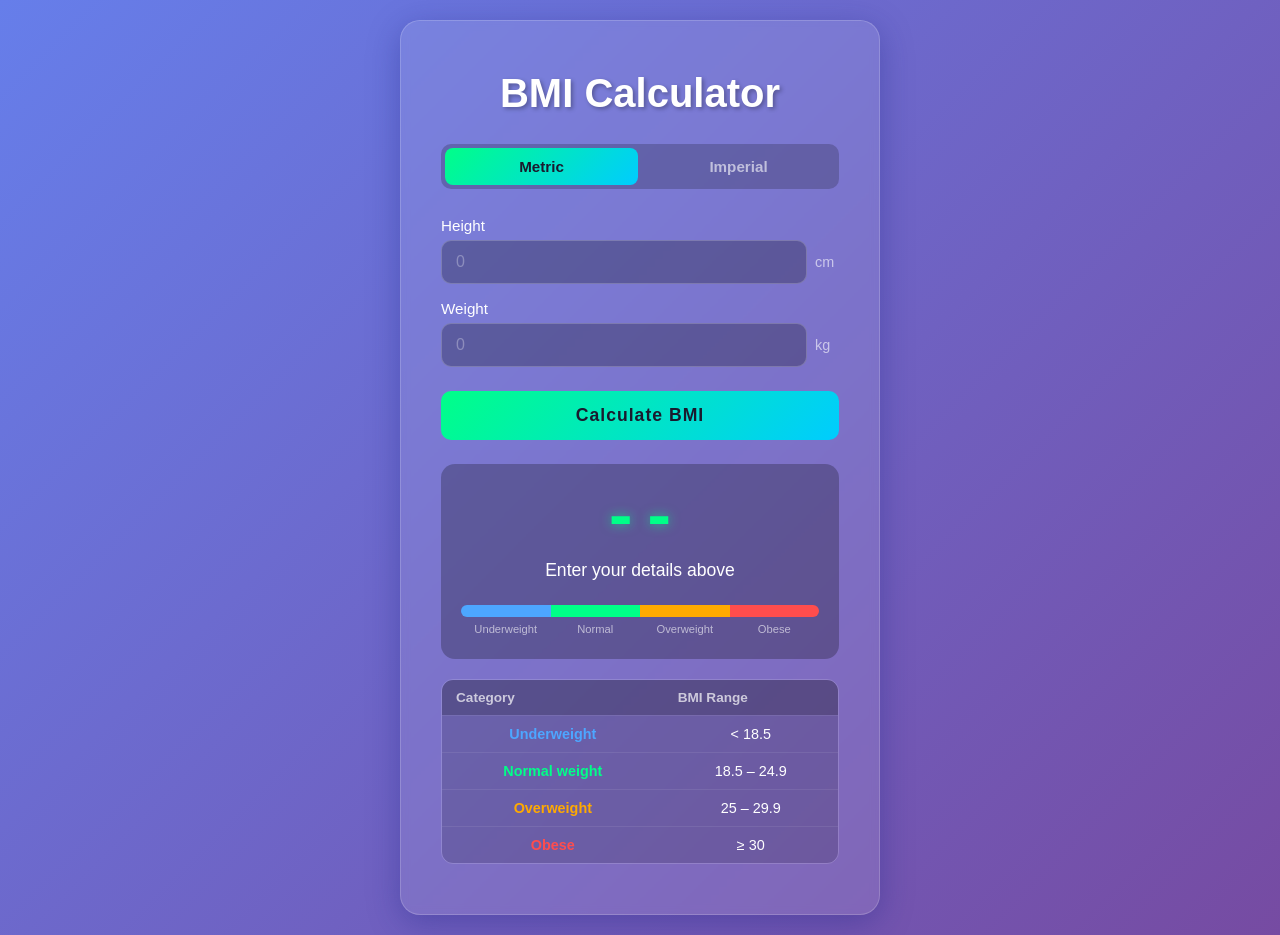
<file: bmi/index.html>
<!DOCTYPE html>
<html lang="en">
<head>
    <meta charset="UTF-8">
    <meta name="viewport" content="width=device-width, initial-scale=1.0">
    <title>BMI Calculator</title>
    <link rel="stylesheet" href="style.css">
</head>
<body>
    <div class="container">
        <h1>BMI Calculator</h1>

        <!-- Unit toggle -->
        <div class="toggle-group">
            <button class="toggle-btn active" id="btn-metric">Metric</button>
            <button class="toggle-btn" id="btn-imperial">Imperial</button>
        </div>

        <!-- Inputs -->
        <div class="inputs" id="metric-inputs">
            <div class="input-group">
                <label for="height-cm">Height</label>
                <div class="input-row">
                    <input type="number" id="height-cm" placeholder="0" min="1" max="300">
                    <span class="unit">cm</span>
                </div>
            </div>
            <div class="input-group">
                <label for="weight-kg">Weight</label>
                <div class="input-row">
                    <input type="number" id="weight-kg" placeholder="0" min="1" max="500">
                    <span class="unit">kg</span>
                </div>
            </div>
        </div>

        <div class="inputs hidden" id="imperial-inputs">
            <div class="input-group">
                <label>Height</label>
                <div class="input-row">
                    <input type="number" id="height-ft" placeholder="0" min="1" max="9">
                    <span class="unit">ft</span>
                    <input type="number" id="height-in" placeholder="0" min="0" max="11">
                    <span class="unit">in</span>
                </div>
            </div>
            <div class="input-group">
                <label for="weight-lbs">Weight</label>
                <div class="input-row">
                    <input type="number" id="weight-lbs" placeholder="0" min="1" max="1000">
                    <span class="unit">lbs</span>
                </div>
            </div>
        </div>

        <button class="calculate-btn" id="calculate-btn">Calculate BMI</button>

        <!-- Result -->
        <div class="result-box" id="result-box">
            <div class="bmi-value" id="bmi-value">--</div>
            <div class="bmi-category" id="bmi-category">Enter your details above</div>
            <div class="bmi-bar-wrap">
                <div class="bmi-bar">
                    <div class="bmi-marker" id="bmi-marker"></div>
                    <div class="segment underweight"></div>
                    <div class="segment normal"></div>
                    <div class="segment overweight"></div>
                    <div class="segment obese"></div>
                </div>
                <div class="bar-labels">
                    <span>Underweight</span>
                    <span>Normal</span>
                    <span>Overweight</span>
                    <span>Obese</span>
                </div>
            </div>
        </div>

        <!-- Reference table -->
        <div class="table-wrap">
            <table>
                <thead>
                    <tr>
                        <th>Category</th>
                        <th>BMI Range</th>
                    </tr>
                </thead>
                <tbody>
                    <tr class="row-underweight"><td>Underweight</td><td>&lt; 18.5</td></tr>
                    <tr class="row-normal"><td>Normal weight</td><td>18.5 – 24.9</td></tr>
                    <tr class="row-overweight"><td>Overweight</td><td>25 – 29.9</td></tr>
                    <tr class="row-obese"><td>Obese</td><td>&ge; 30</td></tr>
                </tbody>
            </table>
        </div>
    </div>
    <script src="script.js"></script>
</body>
</html>
</file>
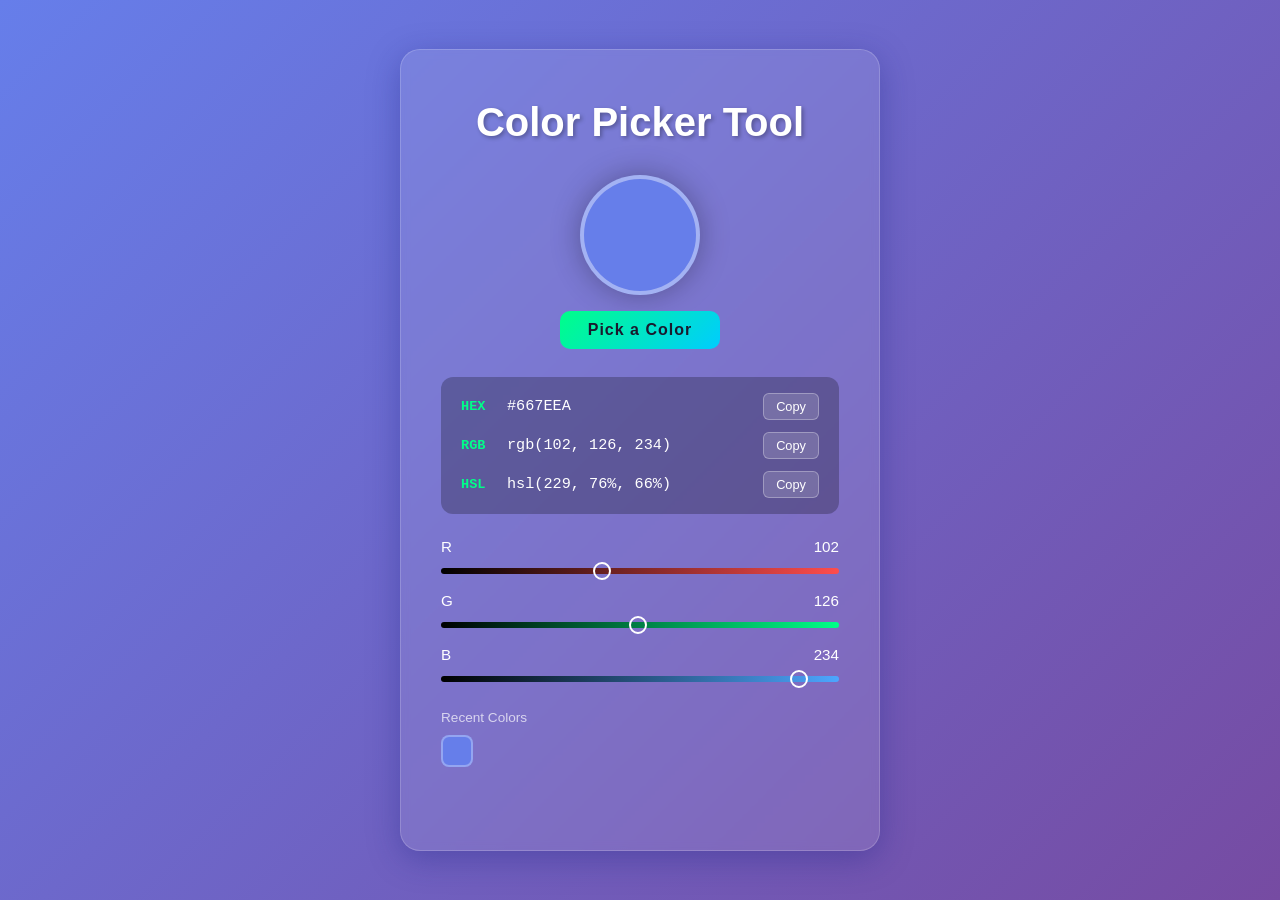
<file: Color Picker Tool/index.html>
<!DOCTYPE html>
<html lang="en">
<head>
    <meta charset="UTF-8">
    <meta name="viewport" content="width=device-width, initial-scale=1.0">
    <title>Color Picker Tool</title>
    <link rel="stylesheet" href="style.css">
</head>
<body>
    <div class="container">
        <h1>Color Picker Tool</h1>

        <!-- Color preview + native picker -->
        <div class="preview-box">
            <div class="color-preview" id="color-preview"></div>
            <input type="color" id="color-input" value="#667eea">
            <label for="color-input" class="pick-btn">Pick a Color</label>
        </div>

        <!-- Color codes -->
        <div class="codes">
            <div class="code-row">
                <span class="code-label">HEX</span>
                <span class="code-value" id="hex-value">#667EEA</span>
                <button class="copy-btn" data-target="hex-value">Copy</button>
            </div>
            <div class="code-row">
                <span class="code-label">RGB</span>
                <span class="code-value" id="rgb-value">rgb(102, 126, 234)</span>
                <button class="copy-btn" data-target="rgb-value">Copy</button>
            </div>
            <div class="code-row">
                <span class="code-label">HSL</span>
                <span class="code-value" id="hsl-value">hsl(231, 77%, 66%)</span>
                <button class="copy-btn" data-target="hsl-value">Copy</button>
            </div>
        </div>

        <!-- Sliders -->
        <div class="sliders">
            <div class="slider-group">
                <label>R <span id="r-val">102</span></label>
                <input type="range" id="r-slider" min="0" max="255" value="102" class="slider red">
            </div>
            <div class="slider-group">
                <label>G <span id="g-val">126</span></label>
                <input type="range" id="g-slider" min="0" max="255" value="126" class="slider green">
            </div>
            <div class="slider-group">
                <label>B <span id="b-val">234</span></label>
                <input type="range" id="b-slider" min="0" max="255" value="234" class="slider blue">
            </div>
        </div>

        <!-- Palette history -->
        <div class="palette-section">
            <span class="palette-title">Recent Colors</span>
            <div class="palette" id="palette"></div>
        </div>

        <p class="copy-msg" id="copy-msg">Copied!</p>
    </div>
    <script src="script.js"></script>
</body>
</html>
</file>
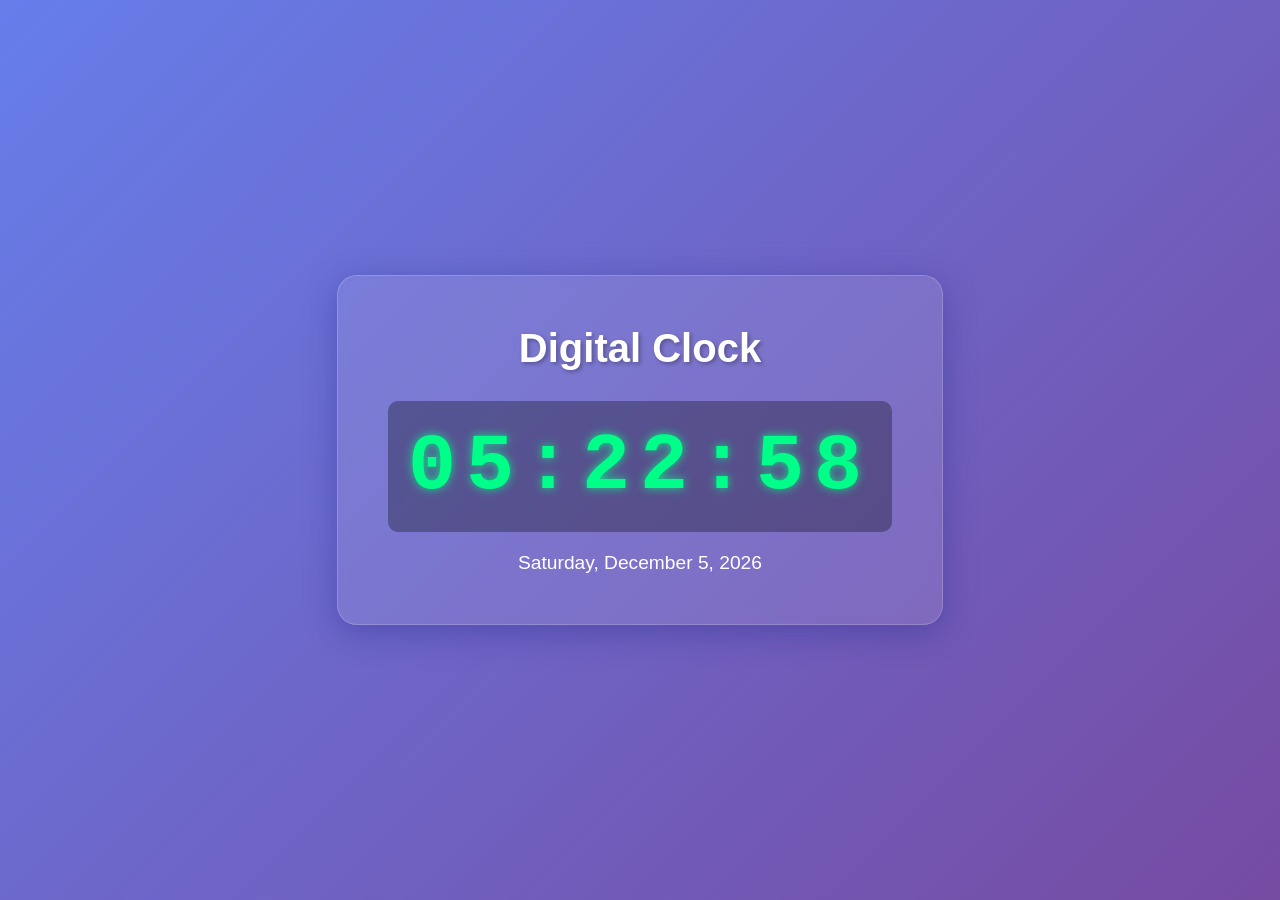
<file: digital-clock/index.html>
<!DOCTYPE html>
<html lang="en">
<head>
    <meta charset="UTF-8">
    <meta name="viewport" content="width=device-width, initial-scale=1.0">
    <title>Digital Clock</title>
    <link rel="stylesheet" href="style.css">
</head>
<body>
    <div class="container">
        <h1>Digital Clock</h1>
        <div class="clock" id="clock">
            <span id="hours">00</span>:<span id="minutes">00</span>:<span id="seconds">00</span>
        </div>
        <div class="date" id="date"></div>
    </div>
    <script src="script.js"></script>
</body>
</html>
</file>
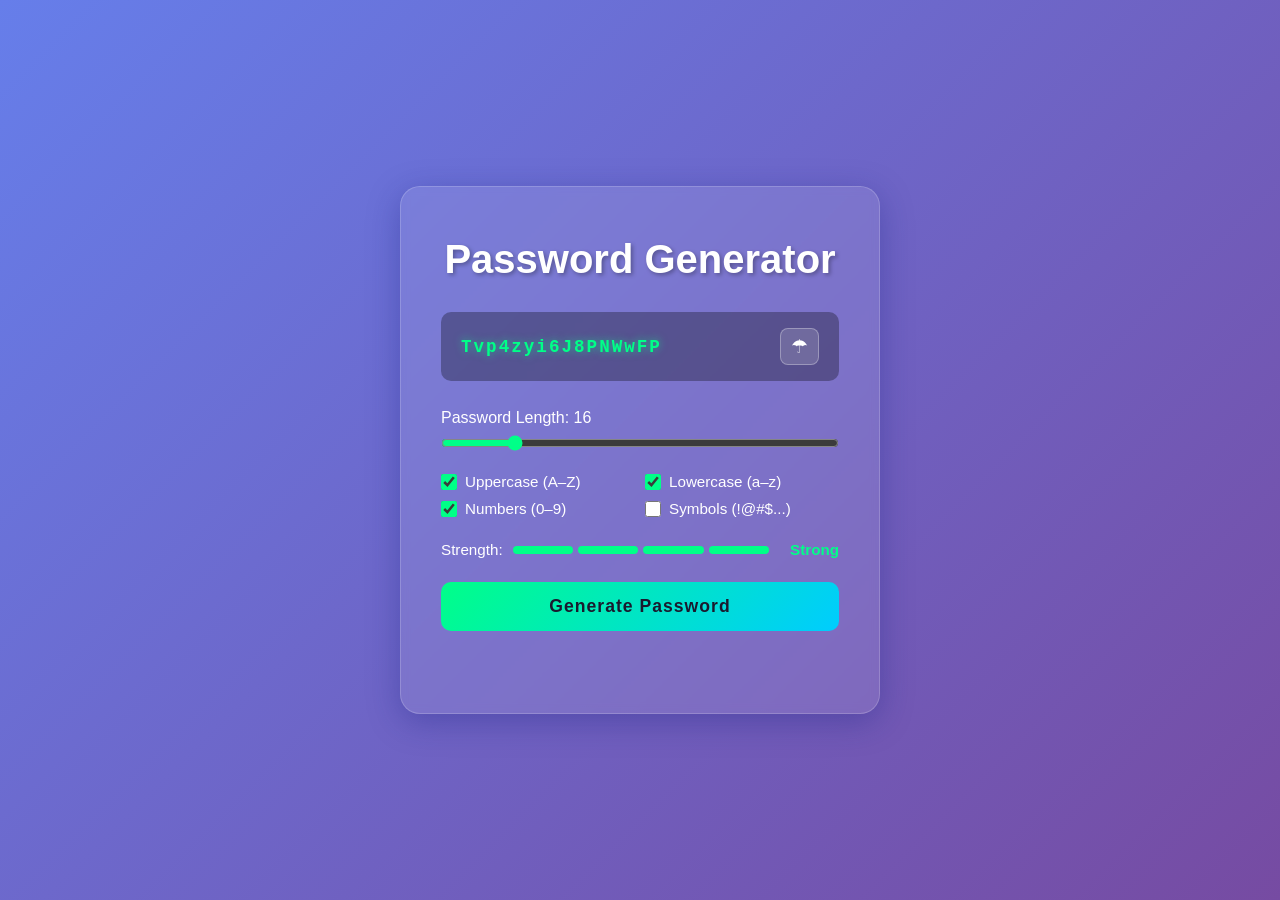
<file: Password Generator/index.html>
<!DOCTYPE html>
<html lang="en">
<head>
    <meta charset="UTF-8">
    <meta name="viewport" content="width=device-width, initial-scale=1.0">
    <title>Password Generator</title>
    <link rel="stylesheet" href="style.css">
</head>
<body>
    <div class="container">
        <h1>Password Generator</h1>

        <div class="output-box">
            <span id="password-display">Click Generate</span>
            <button class="copy-btn" id="copy-btn" title="Copy to clipboard">&#x2602;</button>
        </div>

        <div class="controls">
            <div class="control-group">
                <label for="length">Password Length: <span id="length-value">16</span></label>
                <input type="range" id="length" min="6" max="64" value="16">
            </div>

            <div class="checkboxes">
                <label class="checkbox-label">
                    <input type="checkbox" id="uppercase" checked>
                    Uppercase (A–Z)
                </label>
                <label class="checkbox-label">
                    <input type="checkbox" id="lowercase" checked>
                    Lowercase (a–z)
                </label>
                <label class="checkbox-label">
                    <input type="checkbox" id="numbers" checked>
                    Numbers (0–9)
                </label>
                <label class="checkbox-label">
                    <input type="checkbox" id="symbols">
                    Symbols (!@#$...)
                </label>
            </div>
        </div>

        <div class="strength-box">
            <span>Strength:</span>
            <div class="strength-bars">
                <div class="bar" id="bar1"></div>
                <div class="bar" id="bar2"></div>
                <div class="bar" id="bar3"></div>
                <div class="bar" id="bar4"></div>
            </div>
            <span id="strength-label">—</span>
        </div>

        <button class="generate-btn" id="generate-btn">Generate Password</button>
        <p class="copy-msg" id="copy-msg">Copied to clipboard!</p>
    </div>
    <script src="script.js"></script>
</body>
</html>
</file>
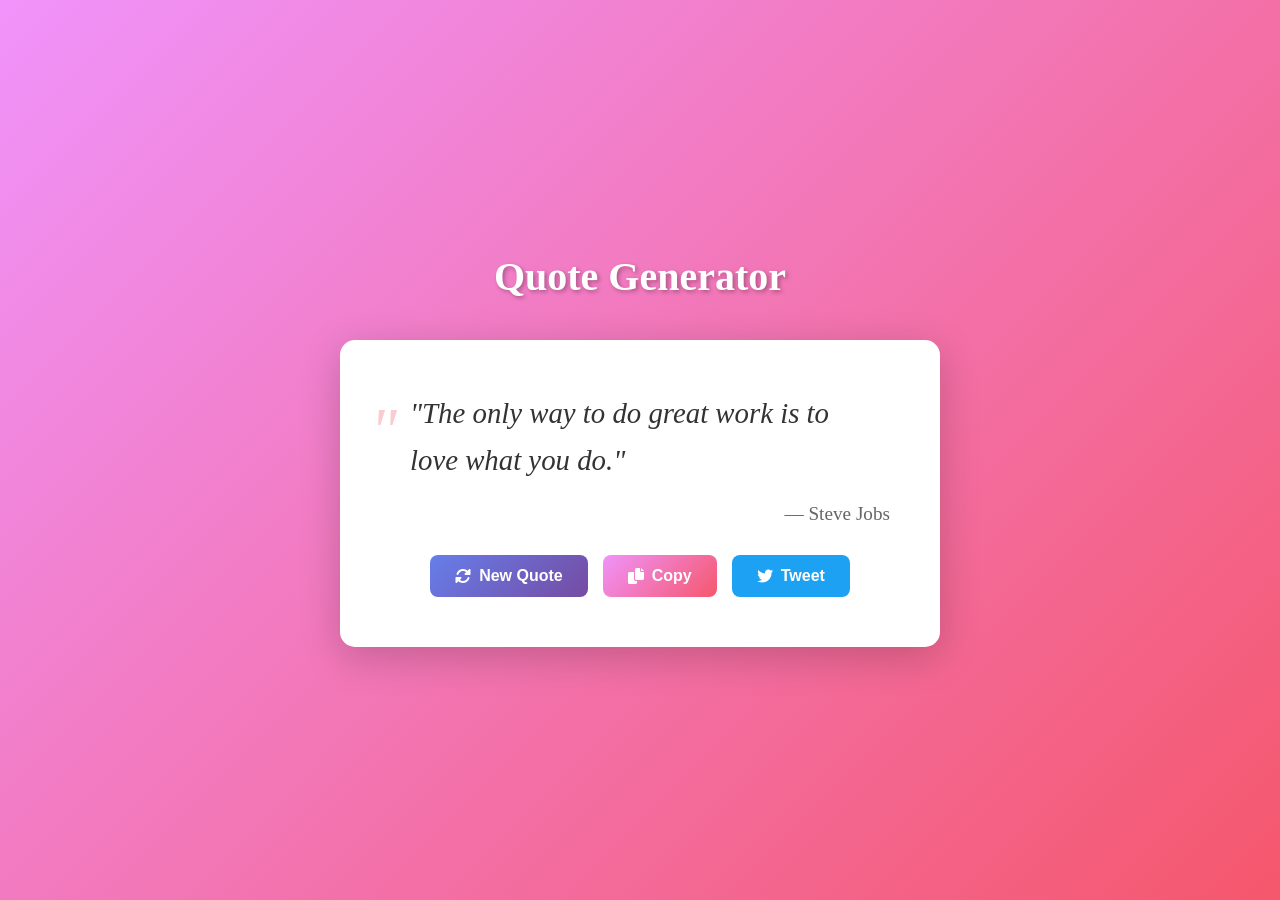
<file: quote-generator/index.html>
<!DOCTYPE html>
<html lang="en">
<head>
    <meta charset="UTF-8">
    <meta name="viewport" content="width=device-width, initial-scale=1.0">
    <title>Quote Generator</title>
    <link rel="stylesheet" href="style.css">
    <link rel="stylesheet" href="https://cdnjs.cloudflare.com/ajax/libs/font-awesome/6.0.0/css/all.min.css">
</head>
<body>
    <div class="container">
        <h1>Quote Generator</h1>
        <div class="quote-box">
            <div class="quote-content">
                <p class="quote-text" id="quote">
                    "The only way to do great work is to love what you do."
                </p>
                <p class="quote-author" id="author">— Steve Jobs</p>
            </div>
            <div class="buttons">
                <button id="new-quote" class="btn btn-primary">
                    <i class="fas fa-sync-alt"></i> New Quote
                </button>
                <button id="copy-quote" class="btn btn-secondary">
                    <i class="fas fa-copy"></i> Copy
                </button>
                <button id="tweet-quote" class="btn btn-twitter">
                    <i class="fab fa-twitter"></i> Tweet
                </button>
            </div>
        </div>
    </div>
    <script src="script.js"></script>
</body>
</html>
</file>
<file: bmi/style.css>
* {
    margin: 0;
    padding: 0;
    box-sizing: border-box;
}

body {
    display: flex;
    justify-content: center;
    align-items: center;
    min-height: 100vh;
    background: linear-gradient(135deg, #667eea 0%, #764ba2 100%);
    font-family: 'Arial', sans-serif;
    padding: 20px;
}

.container {
    text-align: center;
    background: rgba(255, 255, 255, 0.1);
    padding: 50px 40px;
    border-radius: 20px;
    box-shadow: 0 8px 32px 0 rgba(31, 38, 135, 0.37);
    backdrop-filter: blur(4px);
    border: 1px solid rgba(255, 255, 255, 0.18);
    width: 100%;
    max-width: 480px;
}

h1 {
    color: white;
    margin-bottom: 28px;
    font-size: 2.5rem;
    text-shadow: 2px 2px 4px rgba(0, 0, 0, 0.3);
}

/* Unit toggle */
.toggle-group {
    display: flex;
    background: rgba(0, 0, 0, 0.2);
    border-radius: 10px;
    padding: 4px;
    margin-bottom: 28px;
    gap: 4px;
}

.toggle-btn {
    flex: 1;
    padding: 10px;
    border: none;
    border-radius: 8px;
    background: transparent;
    color: rgba(255, 255, 255, 0.6);
    font-size: 0.95rem;
    font-weight: bold;
    cursor: pointer;
    transition: all 0.2s;
}

.toggle-btn.active {
    background: linear-gradient(135deg, #00ff88, #00ccff);
    color: #1a1a2e;
}

/* Inputs */
.inputs {
    display: flex;
    flex-direction: column;
    gap: 16px;
    margin-bottom: 24px;
    text-align: left;
}

.inputs.hidden {
    display: none;
}

.input-group label {
    display: block;
    color: white;
    font-size: 0.95rem;
    margin-bottom: 6px;
}

.input-row {
    display: flex;
    align-items: center;
    gap: 8px;
}

.input-row input {
    flex: 1;
    padding: 12px 14px;
    background: rgba(0, 0, 0, 0.25);
    border: 1px solid rgba(255, 255, 255, 0.2);
    border-radius: 10px;
    color: white;
    font-size: 1rem;
    outline: none;
    transition: border-color 0.2s;
    min-width: 0;
}

.input-row input:focus {
    border-color: #00ff88;
}

.input-row input::placeholder {
    color: rgba(255, 255, 255, 0.3);
}

/* Remove number input arrows */
.input-row input::-webkit-outer-spin-button,
.input-row input::-webkit-inner-spin-button {
    -webkit-appearance: none;
}

.unit {
    color: rgba(255, 255, 255, 0.6);
    font-size: 0.9rem;
    min-width: 24px;
}

/* Calculate button */
.calculate-btn {
    width: 100%;
    padding: 14px;
    background: linear-gradient(135deg, #00ff88, #00ccff);
    color: #1a1a2e;
    font-size: 1.1rem;
    font-weight: bold;
    border: none;
    border-radius: 10px;
    cursor: pointer;
    transition: opacity 0.2s, transform 0.1s;
    letter-spacing: 1px;
    margin-bottom: 24px;
}

.calculate-btn:hover  { opacity: 0.88; }
.calculate-btn:active { transform: scale(0.98); }

/* Result box */
.result-box {
    background: rgba(0, 0, 0, 0.25);
    border-radius: 14px;
    padding: 24px 20px;
    margin-bottom: 20px;
}

.bmi-value {
    font-size: 4rem;
    font-weight: bold;
    color: #00ff88;
    font-family: 'Courier New', monospace;
    text-shadow: 0 0 12px rgba(0, 255, 136, 0.6);
    line-height: 1;
    margin-bottom: 8px;
}

.bmi-category {
    color: white;
    font-size: 1.1rem;
    margin-bottom: 20px;
    min-height: 1.4em;
}

/* BMI bar */
.bmi-bar-wrap { margin-top: 8px; }

.bmi-bar {
    position: relative;
    display: flex;
    height: 12px;
    border-radius: 6px;
    overflow: visible;
    margin-bottom: 6px;
}

.segment {
    flex: 1;
}

.segment.underweight { background: #4da6ff; border-radius: 6px 0 0 6px; }
.segment.normal      { background: #00ff88; }
.segment.overweight  { background: #ffaa00; }
.segment.obese       { background: #ff4d4d; border-radius: 0 6px 6px 0; }

.bmi-marker {
    position: absolute;
    top: -4px;
    width: 4px;
    height: 20px;
    background: white;
    border-radius: 2px;
    transform: translateX(-50%);
    transition: left 0.5s ease;
    box-shadow: 0 0 6px rgba(0,0,0,0.5);
    left: 0%;
    opacity: 0;
}

.bar-labels {
    display: flex;
    justify-content: space-between;
}

.bar-labels span {
    color: rgba(255, 255, 255, 0.6);
    font-size: 0.7rem;
    flex: 1;
    text-align: center;
}

/* Reference table */
.table-wrap {
    border-radius: 12px;
    overflow: hidden;
    border: 1px solid rgba(255, 255, 255, 0.15);
}

table {
    width: 100%;
    border-collapse: collapse;
}

th {
    background: rgba(0, 0, 0, 0.3);
    color: rgba(255, 255, 255, 0.7);
    padding: 10px 14px;
    font-size: 0.85rem;
    text-align: left;
}

td {
    padding: 10px 14px;
    color: white;
    font-size: 0.9rem;
    background: rgba(0, 0, 0, 0.15);
    border-top: 1px solid rgba(255, 255, 255, 0.08);
}

tr.row-underweight td:first-child { color: #4da6ff; font-weight: bold; }
tr.row-normal      td:first-child { color: #00ff88; font-weight: bold; }
tr.row-overweight  td:first-child { color: #ffaa00; font-weight: bold; }
tr.row-obese       td:first-child { color: #ff4d4d; font-weight: bold; }

tr.highlight td {
    background: rgba(255, 255, 255, 0.1);
}

@media (max-width: 480px) {
    .container { padding: 30px 20px; }
    h1 { font-size: 1.8rem; }
    .bmi-value { font-size: 3rem; }
}
</file>
<file: Color Picker Tool/style.css>
* {
    margin: 0;
    padding: 0;
    box-sizing: border-box;
}

body {
    display: flex;
    justify-content: center;
    align-items: center;
    min-height: 100vh;
    background: linear-gradient(135deg, #667eea 0%, #764ba2 100%);
    font-family: 'Arial', sans-serif;
}

.container {
    text-align: center;
    background: rgba(255, 255, 255, 0.1);
    padding: 50px 40px;
    border-radius: 20px;
    box-shadow: 0 8px 32px 0 rgba(31, 38, 135, 0.37);
    backdrop-filter: blur(4px);
    border: 1px solid rgba(255, 255, 255, 0.18);
    width: 100%;
    max-width: 480px;
}

h1 {
    color: white;
    margin-bottom: 30px;
    font-size: 2.5rem;
    text-shadow: 2px 2px 4px rgba(0, 0, 0, 0.3);
}

/* Preview */
.preview-box {
    display: flex;
    flex-direction: column;
    align-items: center;
    gap: 16px;
    margin-bottom: 28px;
}

.color-preview {
    width: 120px;
    height: 120px;
    border-radius: 50%;
    border: 4px solid rgba(255, 255, 255, 0.4);
    box-shadow: 0 0 30px rgba(0, 0, 0, 0.3);
    transition: background-color 0.2s;
}

/* Hide the native color input, use label as button */
#color-input {
    display: none;
}

.pick-btn {
    display: inline-block;
    padding: 10px 28px;
    background: linear-gradient(135deg, #00ff88, #00ccff);
    color: #1a1a2e;
    font-size: 1rem;
    font-weight: bold;
    border-radius: 10px;
    cursor: pointer;
    transition: opacity 0.2s;
    letter-spacing: 1px;
}

.pick-btn:hover {
    opacity: 0.85;
}

/* Color code rows */
.codes {
    background: rgba(0, 0, 0, 0.25);
    border-radius: 12px;
    padding: 16px 20px;
    margin-bottom: 24px;
    display: flex;
    flex-direction: column;
    gap: 12px;
}

.code-row {
    display: flex;
    align-items: center;
    gap: 10px;
}

.code-label {
    color: #00ff88;
    font-family: 'Courier New', monospace;
    font-weight: bold;
    font-size: 0.85rem;
    min-width: 36px;
    text-align: left;
}

.code-value {
    color: white;
    font-family: 'Courier New', monospace;
    font-size: 0.95rem;
    flex: 1;
    text-align: left;
    word-break: break-all;
}

.copy-btn {
    background: rgba(255, 255, 255, 0.15);
    border: 1px solid rgba(255, 255, 255, 0.3);
    color: white;
    font-size: 0.8rem;
    padding: 5px 12px;
    border-radius: 6px;
    cursor: pointer;
    transition: background 0.2s;
    flex-shrink: 0;
}

.copy-btn:hover {
    background: rgba(255, 255, 255, 0.3);
}

/* Sliders */
.sliders {
    display: flex;
    flex-direction: column;
    gap: 14px;
    margin-bottom: 24px;
    text-align: left;
}

.slider-group label {
    display: flex;
    justify-content: space-between;
    color: white;
    font-size: 0.95rem;
    margin-bottom: 5px;
}

.slider {
    width: 100%;
    height: 6px;
    border-radius: 3px;
    outline: none;
    cursor: pointer;
    -webkit-appearance: none;
    appearance: none;
}

.slider.red   { accent-color: #ff4d4d; }
.slider.green { accent-color: #00ff88; }
.slider.blue  { accent-color: #4da6ff; }

.slider::-webkit-slider-thumb {
    -webkit-appearance: none;
    width: 18px;
    height: 18px;
    border-radius: 50%;
    border: 2px solid white;
    cursor: pointer;
}

.slider.red   { background: linear-gradient(to right, #000, #ff4d4d); }
.slider.green { background: linear-gradient(to right, #000, #00ff88); }
.slider.blue  { background: linear-gradient(to right, #000, #4da6ff); }

/* Recent palette */
.palette-section {
    margin-bottom: 10px;
}

.palette-title {
    display: block;
    color: rgba(255, 255, 255, 0.7);
    font-size: 0.85rem;
    margin-bottom: 10px;
    text-align: left;
}

.palette {
    display: flex;
    flex-wrap: wrap;
    gap: 8px;
}

.swatch {
    width: 32px;
    height: 32px;
    border-radius: 8px;
    border: 2px solid rgba(255, 255, 255, 0.3);
    cursor: pointer;
    transition: transform 0.15s, border-color 0.15s;
    flex-shrink: 0;
}

.swatch:hover {
    transform: scale(1.15);
    border-color: white;
}

/* Copy message */
.copy-msg {
    color: #00ff88;
    margin-top: 16px;
    font-size: 0.9rem;
    min-height: 1.2em;
    opacity: 0;
    transition: opacity 0.3s;
}

.copy-msg.show {
    opacity: 1;
}

@media (max-width: 480px) {
    .container {
        padding: 30px 20px;
    }

    h1 {
        font-size: 1.8rem;
    }

    .color-preview {
        width: 90px;
        height: 90px;
    }
}
</file>
<file: digital-clock/style.css>
* {
    margin: 0;
    padding: 0;
    box-sizing: border-box;
}

body {
    display: flex;
    justify-content: center;
    align-items: center;
    min-height: 100vh;
    background: linear-gradient(135deg, #667eea 0%, #764ba2 100%);
    font-family: 'Arial', sans-serif;
}

.container {
    text-align: center;
    background: rgba(255, 255, 255, 0.1);
    padding: 50px;
    border-radius: 20px;
    box-shadow: 0 8px 32px 0 rgba(31, 38, 135, 0.37);
    backdrop-filter: blur(4px);
    border: 1px solid rgba(255, 255, 255, 0.18);
}

h1 {
    color: white;
    margin-bottom: 30px;
    font-size: 2.5rem;
    text-shadow: 2px 2px 4px rgba(0, 0, 0, 0.3);
}

.clock {
    font-size: 5rem;
    font-weight: bold;
    color: #00ff88;
    letter-spacing: 10px;
    text-shadow: 0 0 10px rgba(0, 255, 136, 0.8);
    margin: 20px 0;
    font-family: 'Courier New', monospace;
    background: rgba(0, 0, 0, 0.3);
    padding: 20px;
    border-radius: 10px;
}

.date {
    color: white;
    font-size: 1.2rem;
    margin-top: 20px;
}

@media (max-width: 768px) {
    .container {
        padding: 30px;
    }

    .clock {
        font-size: 3rem;
    }

    h1 {
        font-size: 1.8rem;
    }
}
</file>
<file: Password Generator/style.css>
* {
    margin: 0;
    padding: 0;
    box-sizing: border-box;
}

body {
    display: flex;
    justify-content: center;
    align-items: center;
    min-height: 100vh;
    background: linear-gradient(135deg, #667eea 0%, #764ba2 100%);
    font-family: 'Arial', sans-serif;
}

.container {
    text-align: center;
    background: rgba(255, 255, 255, 0.1);
    padding: 50px 40px;
    border-radius: 20px;
    box-shadow: 0 8px 32px 0 rgba(31, 38, 135, 0.37);
    backdrop-filter: blur(4px);
    border: 1px solid rgba(255, 255, 255, 0.18);
    width: 100%;
    max-width: 480px;
}

h1 {
    color: white;
    margin-bottom: 30px;
    font-size: 2.5rem;
    text-shadow: 2px 2px 4px rgba(0, 0, 0, 0.3);
}

/* Output box */
.output-box {
    display: flex;
    align-items: center;
    justify-content: space-between;
    background: rgba(0, 0, 0, 0.3);
    border-radius: 10px;
    padding: 16px 20px;
    margin-bottom: 28px;
    gap: 12px;
}

#password-display {
    color: #00ff88;
    font-family: 'Courier New', monospace;
    font-size: 1.1rem;
    font-weight: bold;
    letter-spacing: 2px;
    word-break: break-all;
    text-align: left;
    text-shadow: 0 0 8px rgba(0, 255, 136, 0.6);
    flex: 1;
}

.copy-btn {
    background: rgba(255, 255, 255, 0.15);
    border: 1px solid rgba(255, 255, 255, 0.3);
    color: white;
    font-size: 1.2rem;
    padding: 6px 10px;
    border-radius: 8px;
    cursor: pointer;
    transition: background 0.2s;
    flex-shrink: 0;
}

.copy-btn:hover {
    background: rgba(255, 255, 255, 0.3);
}

/* Controls */
.controls {
    margin-bottom: 24px;
    text-align: left;
}

.control-group {
    margin-bottom: 18px;
}

.control-group label {
    display: block;
    color: white;
    font-size: 1rem;
    margin-bottom: 8px;
}

input[type="range"] {
    width: 100%;
    accent-color: #00ff88;
    cursor: pointer;
}

.checkboxes {
    display: grid;
    grid-template-columns: 1fr 1fr;
    gap: 10px;
}

.checkbox-label {
    display: flex;
    align-items: center;
    gap: 8px;
    color: white;
    font-size: 0.95rem;
    cursor: pointer;
}

.checkbox-label input[type="checkbox"] {
    accent-color: #00ff88;
    width: 16px;
    height: 16px;
    cursor: pointer;
}

/* Strength indicator */
.strength-box {
    display: flex;
    align-items: center;
    gap: 10px;
    margin-bottom: 24px;
    color: white;
    font-size: 0.95rem;
}

.strength-bars {
    display: flex;
    gap: 5px;
    flex: 1;
}

.bar {
    height: 8px;
    flex: 1;
    border-radius: 4px;
    background: rgba(255, 255, 255, 0.2);
    transition: background 0.3s;
}

.bar.weak    { background: #ff4d4d; }
.bar.fair    { background: #ffaa00; }
.bar.good    { background: #00ccff; }
.bar.strong  { background: #00ff88; }

#strength-label {
    min-width: 60px;
    text-align: right;
    font-weight: bold;
}

/* Generate button */
.generate-btn {
    width: 100%;
    padding: 14px;
    background: linear-gradient(135deg, #00ff88, #00ccff);
    color: #1a1a2e;
    font-size: 1.1rem;
    font-weight: bold;
    border: none;
    border-radius: 10px;
    cursor: pointer;
    transition: opacity 0.2s, transform 0.1s;
    letter-spacing: 1px;
}

.generate-btn:hover {
    opacity: 0.9;
}

.generate-btn:active {
    transform: scale(0.98);
}

/* Copy message */
.copy-msg {
    color: #00ff88;
    margin-top: 14px;
    font-size: 0.9rem;
    min-height: 1.2em;
    opacity: 0;
    transition: opacity 0.3s;
}

.copy-msg.show {
    opacity: 1;
}

@media (max-width: 480px) {
    .container {
        padding: 30px 20px;
    }

    h1 {
        font-size: 1.8rem;
    }

    #password-display {
        font-size: 0.9rem;
    }

    .checkboxes {
        grid-template-columns: 1fr;
    }
}
</file>
<file: quote-generator/style.css>
* {
    margin: 0;
    padding: 0;
    box-sizing: border-box;
}

body {
    display: flex;
    justify-content: center;
    align-items: center;
    min-height: 100vh;
    background: linear-gradient(135deg, #f093fb 0%, #f5576c 100%);
    font-family: 'Georgia', serif;
}

.container {
    width: 90%;
    max-width: 600px;
}

h1 {
    text-align: center;
    color: white;
    margin-bottom: 40px;
    font-size: 2.5rem;
    text-shadow: 2px 2px 4px rgba(0, 0, 0, 0.3);
}

.quote-box {
    background: white;
    padding: 50px;
    border-radius: 15px;
    box-shadow: 0 10px 40px rgba(0, 0, 0, 0.2);
    animation: slideIn 0.5s ease-in-out;
}

@keyframes slideIn {
    from {
        opacity: 0;
        transform: translateY(20px);
    }
    to {
        opacity: 1;
        transform: translateY(0);
    }
}

.quote-content {
    margin-bottom: 30px;
}

.quote-text {
    font-size: 1.8rem;
    color: #333;
    margin-bottom: 20px;
    line-height: 1.6;
    font-style: italic;
    position: relative;
    padding: 0 20px;
}

.quote-text::before {
    content: '"';
    font-size: 4rem;
    color: #f5576c;
    position: absolute;
    left: -20px;
    top: -10px;
    opacity: 0.3;
}

.quote-author {
    text-align: right;
    font-size: 1.2rem;
    color: #666;
    font-style: normal;
}

.buttons {
    display: flex;
    gap: 15px;
    flex-wrap: wrap;
    justify-content: center;
}

.btn {
    padding: 12px 25px;
    border: none;
    border-radius: 8px;
    font-size: 1rem;
    cursor: pointer;
    transition: all 0.3s ease;
    font-weight: 600;
    display: flex;
    align-items: center;
    gap: 8px;
}

.btn-primary {
    background: linear-gradient(135deg, #667eea 0%, #764ba2 100%);
    color: white;
}

.btn-primary:hover {
    transform: translateY(-3px);
    box-shadow: 0 10px 25px rgba(102, 126, 234, 0.4);
}

.btn-secondary {
    background: linear-gradient(135deg, #f093fb 0%, #f5576c 100%);
    color: white;
}

.btn-secondary:hover {
    transform: translateY(-3px);
    box-shadow: 0 10px 25px rgba(245, 87, 108, 0.4);
}

.btn-twitter {
    background: #1DA1F2;
    color: white;
}

.btn-twitter:hover {
    background: #1a8cd8;
    transform: translateY(-3px);
    box-shadow: 0 10px 25px rgba(29, 161, 242, 0.4);
}

@media (max-width: 600px) {
    .quote-box {
        padding: 30px;
    }

    .quote-text {
        font-size: 1.4rem;
    }

    h1 {
        font-size: 2rem;
    }

    .buttons {
        flex-direction: column;
    }

    .btn {
        width: 100%;
        justify-content: center;
    }
}
</file>
